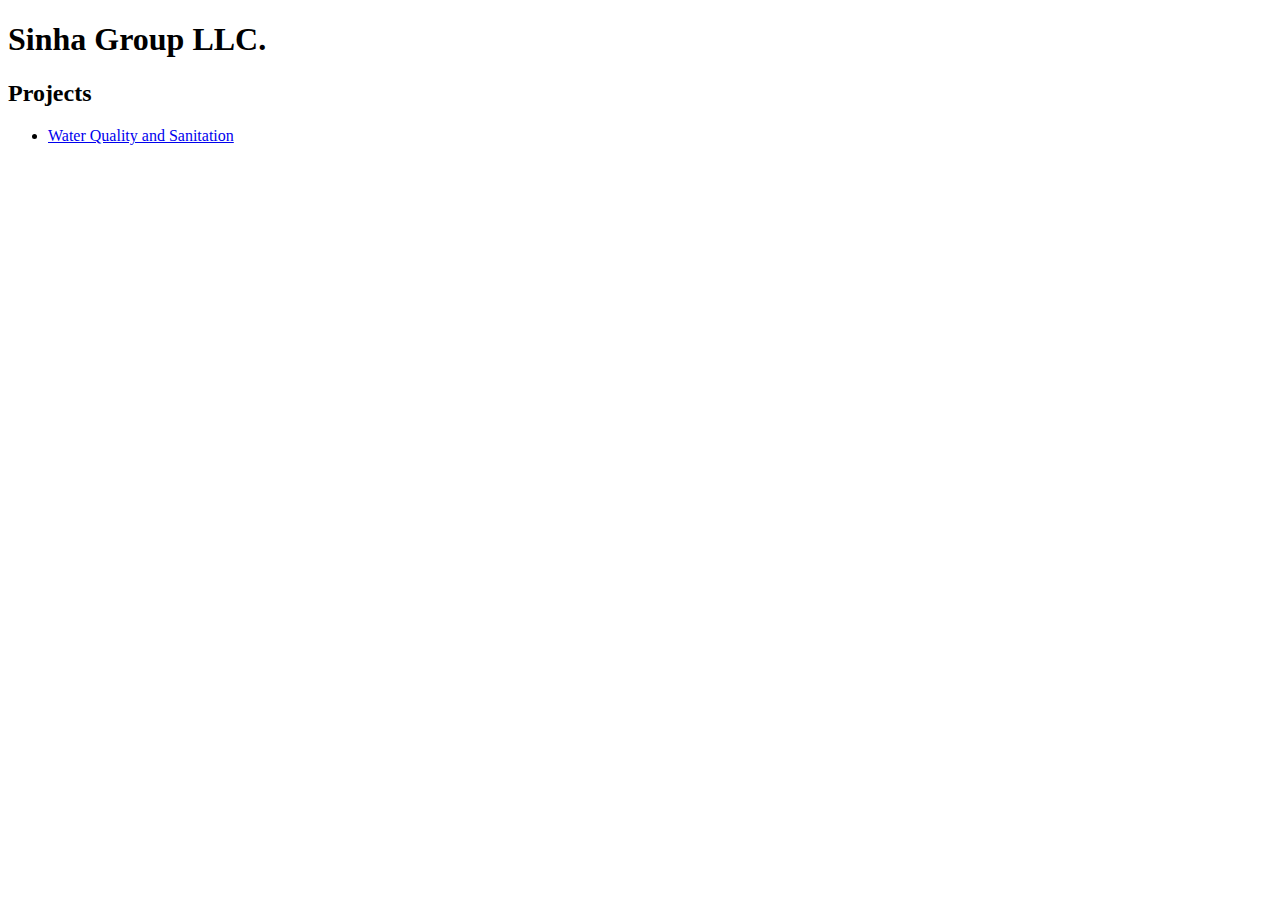
<file: index.html>
<!DOCTYPE html>
<html>
    <head>
    	<!-- Global site tag (gtag.js) - Google Analytics -->
		<script async src="https://www.googletagmanager.com/gtag/js?id=UA-132202843-1"></script>
		<script>
			window.dataLayer = window.dataLayer || [];
			function gtag(){dataLayer.push(arguments);}
			gtag('js', new Date());

			gtag('config', 'UA-132202843-1');
		</script>
        <meta charset="UTF-8">
        <meta lang="en">
        <title>Sinha Group LLC.</title>
    </head>
    <body>
        <h1>Sinha Group LLC.</h1>
        <h2>Projects</h2>
        <ul>
            <li>
                <a href="./water/index.html">Water Quality and Sanitation</a>
            </li>
        </ul>
    </body>
</html>
</file>
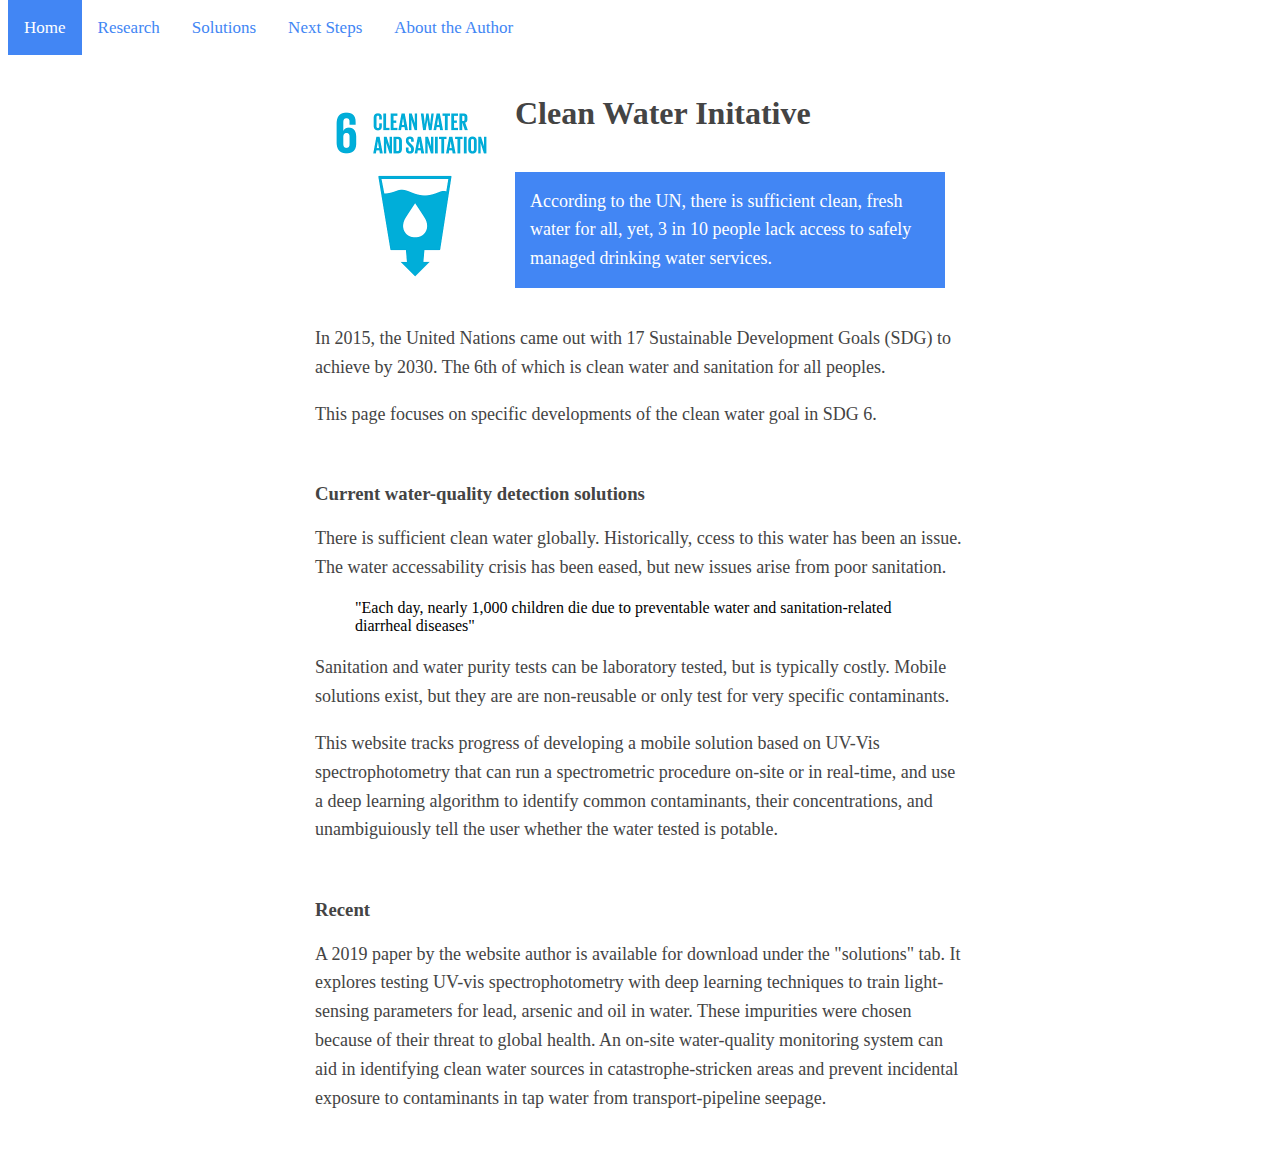
<file: water/index.html>
<!DOCTYPE html>
<html>
    <head>
    	<!-- Global site tag (gtag.js) - Google Analytics -->
		<script async src="https://www.googletagmanager.com/gtag/js?id=UA-132202843-1"></script>
		<script>
			window.dataLayer = window.dataLayer || [];
			function gtag(){dataLayer.push(arguments);}
			gtag('js', new Date());

			gtag('config', 'UA-132202843-1');
		</script>
        <meta charset="UTF-8">
        <meta lang="en">
        <title>Home - SDG Water Research</title>
        <link rel="stylesheet" href="water.css">
    </head>

    <body>
        <div class="topnav">
            <a class="active" href="#">Home</a>
            <a href="./research.html">Research</a>
            <a href="./solutions.html">Solutions</a>
            <a href="./next-steps.html">Next Steps</a>
            <a href="./about-the-author.html">About the Author</a>
        </div> 

        <div class="content">
            <img id="header-img"" src="./res/goal_6_icon_inverted.png" alt="UN Sustainable Development Goal #6: Clean Water and Sanitation">

            <h1>Clean Water Initative</h1>
            <p class="black-box">According to the UN, there is sufficient clean, fresh water for all, yet, 3 in 10 people lack access to safely managed drinking water services.</p>

            <p>In 2015, the United Nations came out with 17 Sustainable Development Goals (SDG) to achieve by 2030. The 6th of which is clean water and sanitation for all peoples.</p>
            <p>This page focuses on specific developments of the clean water goal in SDG 6.</p>
            
            </br>

            <h3>Current water-quality detection solutions</h3>
            <p>There is sufficient clean water globally. Historically, ccess to this water has been an issue. The water accessability crisis has been eased, but new issues arise from poor sanitation.</p>
            <blockquote cite="https://www.un.org/sustainabledevelopment/water-and-sanitation/">"Each day, nearly 1,000 children die due to preventable water and sanitation-related diarrheal diseases"</blockquote>
            <p>Sanitation and water purity tests can be laboratory tested, but is typically costly. Mobile solutions exist, but they are are non-reusable or only test for very specific contaminants.</p>
            <p>This website tracks progress of developing a mobile solution based on UV-Vis spectrophotometry that can run a spectrometric procedure on-site or in real-time, and use a deep learning algorithm to identify common contaminants, their concentrations, and unambiguiously tell the user whether the water tested is potable.</p>

            </br>

            <h3>Recent</h3>
            <p>A 2019 paper by the website author is available for download under the "solutions" tab. It explores testing UV-vis spectrophotometry with deep learning techniques to train light-sensing parameters for lead, arsenic and oil in water. These impurities were chosen because of their threat to global health. An on-site water-quality monitoring system can aid in identifying clean water sources in catastrophe-stricken areas and prevent incidental exposure to contaminants in tap water from transport-pipeline seepage. </p>
        </div>

    </body>
</html>
</file>
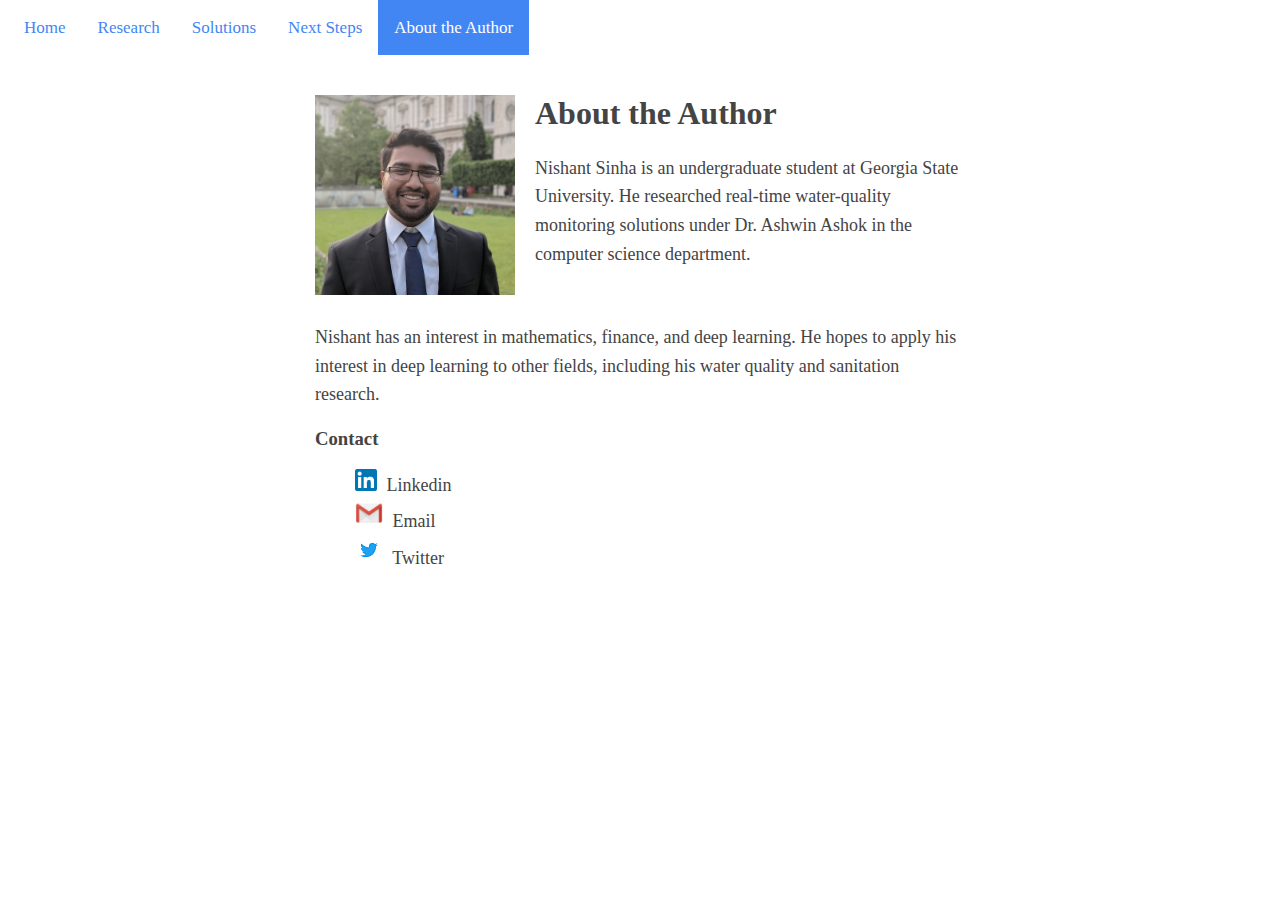
<file: water/about-the-author.html>
<!DOCTYPE html>
<html>
    <head>
    	<!-- Global site tag (gtag.js) - Google Analytics -->
		<script async src="https://www.googletagmanager.com/gtag/js?id=UA-132202843-1"></script>
		<script>
			window.dataLayer = window.dataLayer || [];
			function gtag(){dataLayer.push(arguments);}
			gtag('js', new Date());

			gtag('config', 'UA-132202843-1');
		</script>
        <meta charset="UTF-8">
        <meta lang="en">
        <title>About the Author - SDG Water Research</title>
        <link rel="stylesheet" href="water.css">
    </head>

    <body>
        <div class="topnav">
            <a href="./index.html">Home</a>
            <a href="./research.html">Research</a>
            <a href="./solutions.html">Solutions</a>
            <a href="./next-steps.html">Next Steps</a>
            <a class="active" href="./about-the-author.html">About the Author</a>
        </div> 

        <div class="content">
            <img id="header-img"" src="./res/nish.jpg" style="padding-right: 20px;" alt="Picture of Nishant Sinha">

            <h1>About the Author</h1>
            <p>Nishant Sinha is an undergraduate student at Georgia State University. He researched real-time water-quality monitoring solutions under Dr. Ashwin Ashok in the computer science department.</p>

            </br>

            <p>Nishant has an interest in mathematics, finance, and deep learning. He hopes to apply his interest in deep learning to other fields, including his water quality and sanitation research.</p>
            <div class="contact"">
                <h3>Contact</h3>
                <ul>
                    <li>
                        <img src="./res/In-2C-28px-TM.png" width="22px" height="22px" alt="Linkedin logo"/>
                        <a href="https://www.linkedin.com/in/nishnha/">Linkedin</a>
                    </li>
                    <li>
                        <img src="./res/logo_gmail_32px.png" width="28px" height="28px" alt="Gmail logo"/>
                        <a href="mailto: nishnha@gmail.com">Email</a>
                    </li>
                    <li>
                        <img src="./res/Twitter_Logo_Blue.png" width="28px" height="28px" alt="Twitter logo"/>
                        <a href="https://twitter.com/nishnha">Twitter</a>
                    </li>
                </ul>
                <p></p>
            </div>
        </div>

    </body>
</html>
</file>
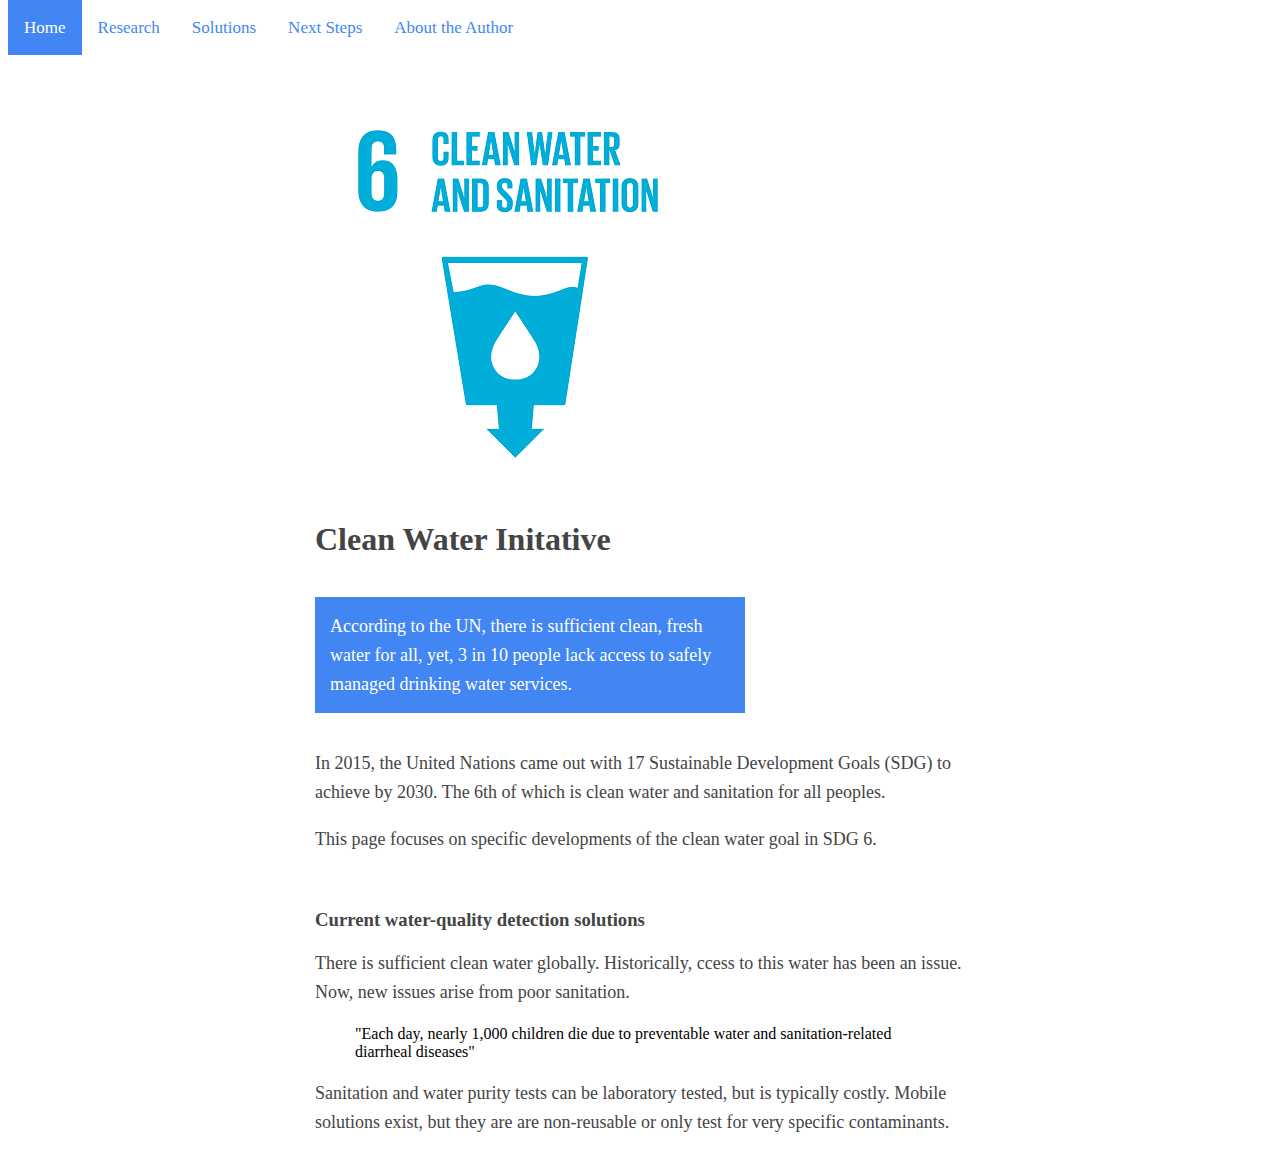
<file: water/home.html>
<!DOCTYPE html>
<html>
    <head>
    	<!-- Global site tag (gtag.js) - Google Analytics -->
		<script async src="https://www.googletagmanager.com/gtag/js?id=UA-132202843-1"></script>
		<script>
			window.dataLayer = window.dataLayer || [];
			function gtag(){dataLayer.push(arguments);}
			gtag('js', new Date());

			gtag('config', 'UA-132202843-1');
		</script>
        <meta charset="UTF-8">
        <meta lang="en">
        <title>Home - SDG Water Research</title>
        <link rel="stylesheet" href="water.css">
    </head>

    <body>
        <div class="topnav">
            <a class="active" href="#">Home</a>
            <a href="./research.html">Research</a>
            <a href="./solutions.html">Solutions</a>
            <a href="./next-steps.html">Next Steps</a>
            <a href="./about-the-author.html">About the Author</a>
        </div> 

        <div class="content">
            <img id="goal_6_logo"" src="./res/goal_6_icon_inverted.png" alt="UN Sustainable Development Goal #6: Clean Water and Sanitation">

            <h1>Clean Water Initative</h1>
            <p class="black-box">According to the UN, there is sufficient clean, fresh water for all, yet, 3 in 10 people lack access to safely managed drinking water services.</p>

            <p>In 2015, the United Nations came out with 17 Sustainable Development Goals (SDG) to achieve by 2030. The 6th of which is clean water and sanitation for all peoples.</p>
            <p>This page focuses on specific developments of the clean water goal in SDG 6.</p>
            
            </br>

            <h3>Current water-quality detection solutions</h3>
            <p>There is sufficient clean water globally. Historically, ccess to this water has been an issue. Now, new issues arise from poor sanitation.</p>
            <blockquote cite="https://www.un.org/sustainabledevelopment/water-and-sanitation/">"Each day, nearly 1,000 children die due to preventable water and sanitation-related diarrheal diseases"</blockquote>
            <p>Sanitation and water purity tests can be laboratory tested, but is typically costly. Mobile solutions exist, but they are are non-reusable or only test for very specific contaminants. </p>
        </div>

    </body>
</html>
</file>
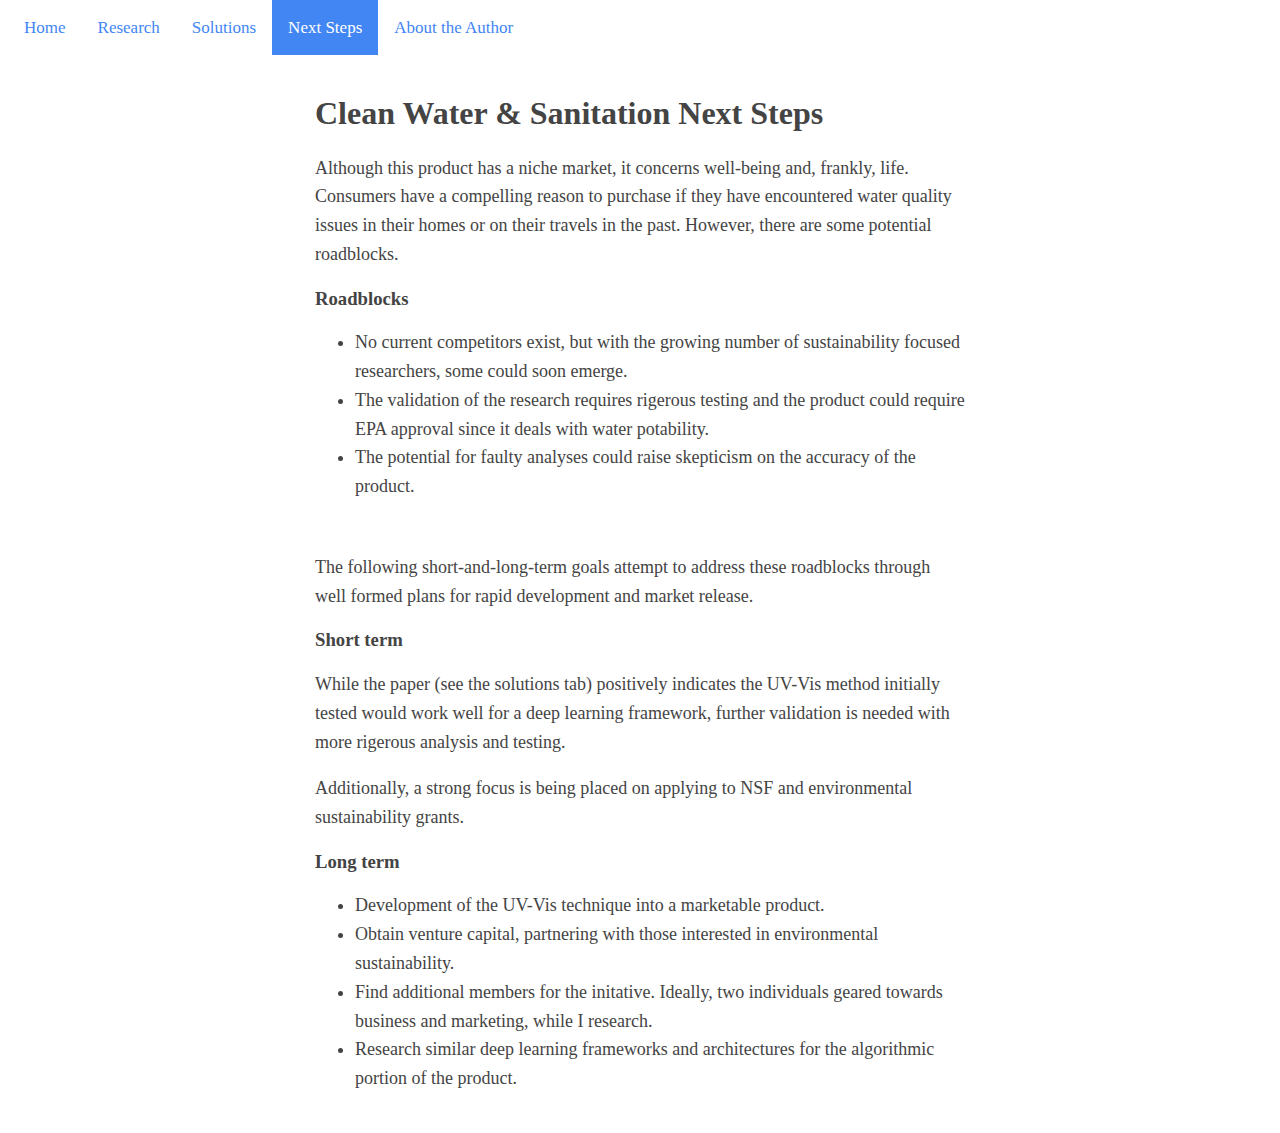
<file: water/next-steps.html>
<!DOCTYPE html>
<html>
    <head>
    	<!-- Global site tag (gtag.js) - Google Analytics -->
		<script async src="https://www.googletagmanager.com/gtag/js?id=UA-132202843-1"></script>
		<script>
			window.dataLayer = window.dataLayer || [];
			function gtag(){dataLayer.push(arguments);}
			gtag('js', new Date());

			gtag('config', 'UA-132202843-1');
		</script>
        <meta charset="UTF-8">
        <meta lang="en">
        <title>Next Steps - SDG Water Research</title>
        <link rel="stylesheet" href="water.css">
    </head>

    <body>
        <div class="topnav">
            <a href="./index.html">Home</a>
            <a href="./research.html">Research</a>
            <a href="./solutions.html">Solutions</a>
            <a class="active" href="#">Next Steps</a>
            <a href="./about-the-author.html">About the Author</a>
        </div> 

        <div class="content">
            <h1>Clean Water & Sanitation Next Steps</h1>
            <p>Although this product has a niche market, it concerns well-being and, frankly, life. Consumers have a compelling reason to purchase if they have encountered water quality issues in their homes or on their travels in the past. However, there are some potential roadblocks.</p>

            <h3>Roadblocks</h3>
            <ul>
                <li>No current competitors exist, but with the growing number of sustainability focused researchers, some could soon emerge.</li>
                <li>The validation of the research requires rigerous testing and the product could require EPA approval since it deals with water potability.</li>
                <li>The potential for faulty analyses could raise skepticism on the accuracy of the product.</li>
            </ul>

            </br>

            <p>The following short-and-long-term goals attempt to address these roadblocks through well formed plans for rapid development and market release.</p>

            <h3>Short term</h3>
            <p>While the paper (see the solutions tab) positively indicates the UV-Vis method initially tested would work well for a deep learning framework, further validation is needed with more rigerous analysis and testing.</p>
            <p>Additionally, a strong focus is being placed on applying to NSF and environmental sustainability grants.</p>

            <h3>Long term</h3>
            <ul>
                <li>Development of the UV-Vis technique into a marketable product.</li>
                <li>Obtain venture capital, partnering with those interested in environmental sustainability.</li>
                <li>Find additional members for the initative. Ideally, two individuals geared towards business and marketing, while I research.</li>
                <li>Research similar deep learning frameworks and architectures for the algorithmic portion of the product.</li>
            </ul>
        </div>

    </body>
</html>
</file>
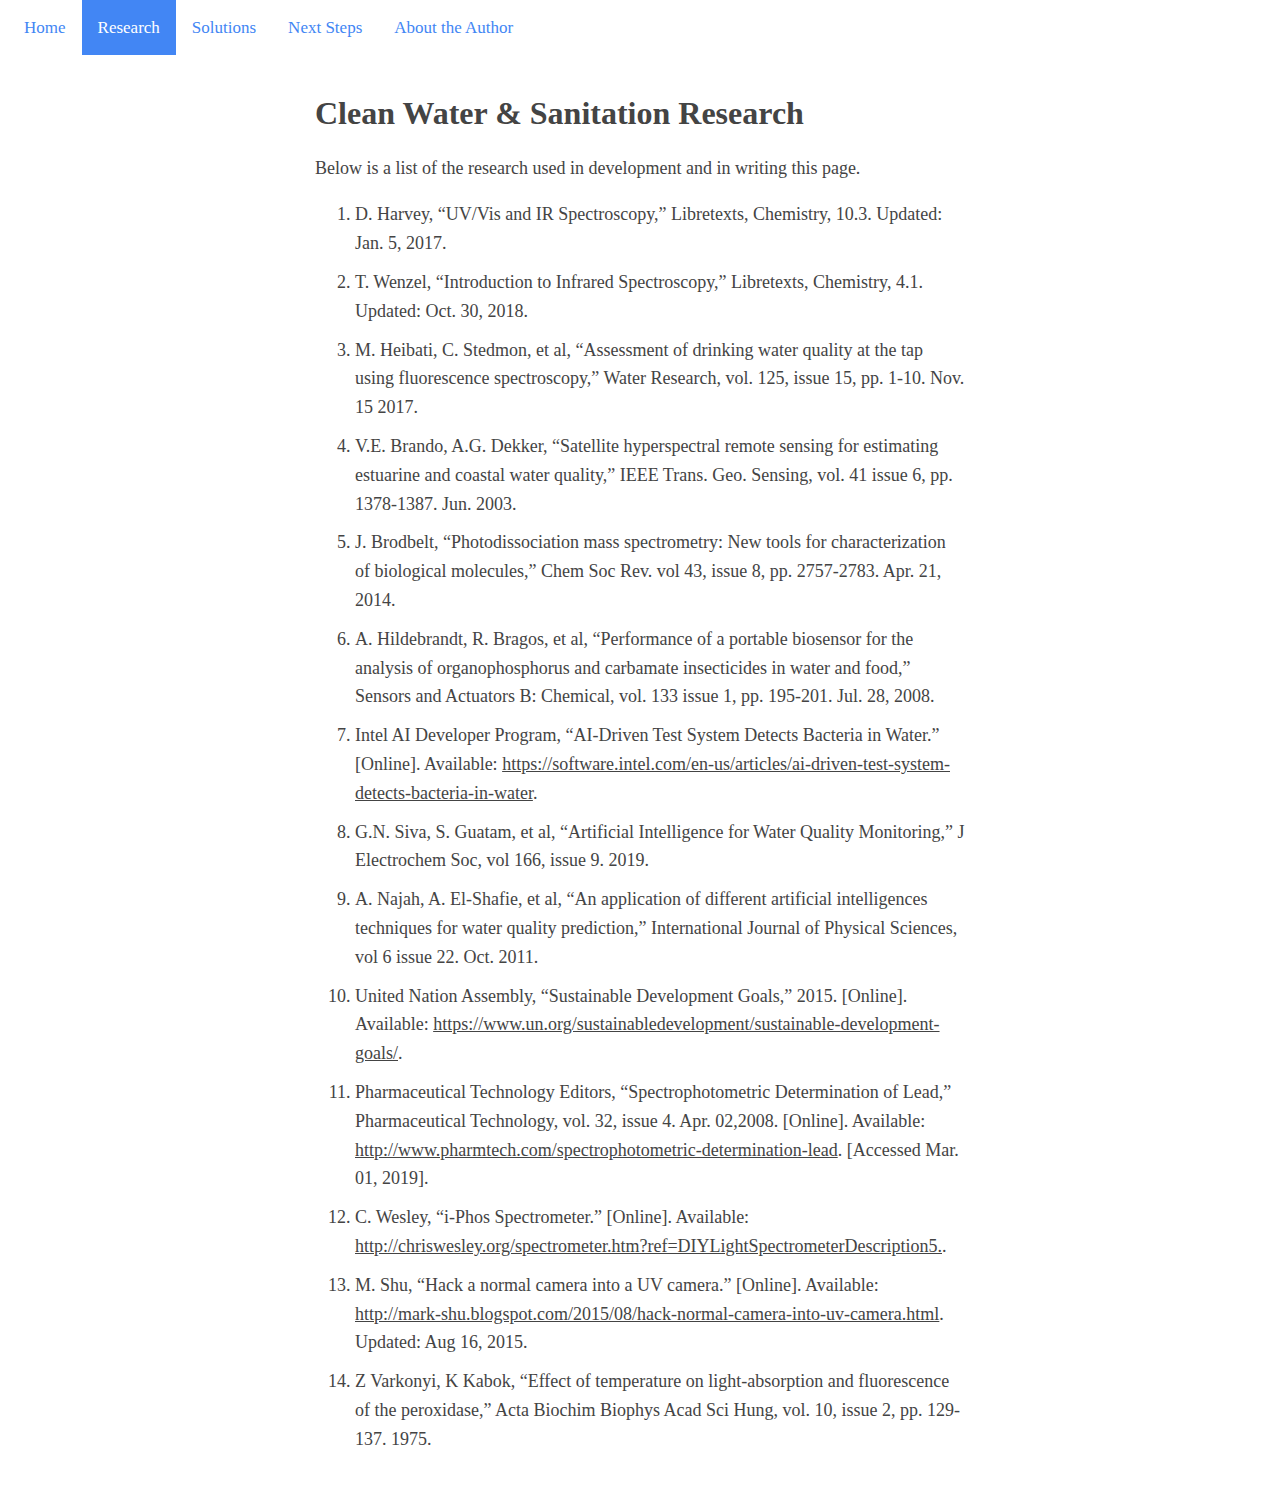
<file: water/research.html>
<!DOCTYPE html>
<html>
    <head>
    	<!-- Global site tag (gtag.js) - Google Analytics -->
		<script async src="https://www.googletagmanager.com/gtag/js?id=UA-132202843-1"></script>
		<script>
			window.dataLayer = window.dataLayer || [];
			function gtag(){dataLayer.push(arguments);}
			gtag('js', new Date());

			gtag('config', 'UA-132202843-1');
		</script>
        <meta charset="UTF-8">
        <meta lang="en">
        <title>Solutions - SDG Water Research</title>
        <link rel="stylesheet" href="water.css">
    </head>

    <body>
        <div class="topnav">
            <a href="./index.html">Home</a>
            <a class="active" href="#">Research</a>
            <a href="./solutions.html">Solutions</a>
            <a href="./next-steps.html">Next Steps</a>
            <a href="./about-the-author.html">About the Author</a>
        </div> 

        <div class="content">
            <h1>Clean Water & Sanitation Research</h1>
            <p>Below is a list of the research used in development and in writing this page.</p>
            <ol>
                <li>D. Harvey, “UV/Vis and IR Spectroscopy,” Libretexts, Chemistry, 10.3. Updated: Jan. 5, 2017.</li>
                <li>T. Wenzel, “Introduction to Infrared Spectroscopy,” Libretexts, Chemistry, 4.1. Updated: Oct. 30, 2018.</li>
                <li>M. Heibati, C. Stedmon, et al, “Assessment of drinking water quality at the tap using fluorescence spectroscopy,” Water Research, vol. 125, issue 15, pp. 1-10. Nov. 15 2017.</li>
                <li>V.E. Brando, A.G. Dekker, “Satellite hyperspectral remote sensing for estimating estuarine and coastal water quality,” IEEE Trans. Geo. Sensing, vol. 41 issue 6, pp. 1378-1387. Jun. 2003.</li>
                <li>J. Brodbelt, “Photodissociation mass spectrometry: New tools for characterization of biological molecules,” Chem Soc Rev. vol 43, issue 8, pp. 2757-2783. Apr. 21, 2014.</li>
                <li>A. Hildebrandt, R. Bragos, et al, “Performance of a portable biosensor for the analysis of organophosphorus and carbamate insecticides in water and food,” Sensors and Actuators B: Chemical, vol. 133 issue 1, pp. 195-201. Jul. 28, 2008.</li>
                <li>Intel AI Developer Program, “AI-Driven Test System Detects Bacteria in Water.” [Online]. Available: <a href="https://software.intel.com/en-us/articles/ai-driven-test-system-detects-bacteria-in-water">https://software.intel.com/en-us/articles/ai-driven-test-system-detects-bacteria-in-water</a>.</li>
                <li>G.N. Siva, S. Guatam, et al, “Artificial Intelligence for Water Quality Monitoring,” J Electrochem Soc, vol 166, issue 9. 2019.</li>
                <li>A. Najah, A. El-Shafie, et al, “An application of different artificial intelligences techniques for water quality prediction,” International Journal of Physical Sciences, vol 6 issue 22. Oct. 2011.</li>
                <li>United Nation Assembly, “Sustainable Development Goals,” 2015. [Online]. Available: <a href="https://www.un.org/sustainabledevelopment/sustainable-development-goals/">https://www.un.org/sustainabledevelopment/sustainable-development-goals/</a>.</li>
                <li>Pharmaceutical Technology Editors, “Spectrophotometric Determination of Lead,” Pharmaceutical Technology, vol. 32, issue 4. Apr. 02,2008. [Online]. Available: <a href="http://www.pharmtech.com/spectrophotometric-determination-lead">http://www.pharmtech.com/spectrophotometric-determination-lead</a>. [Accessed Mar. 01, 2019].</li>
                <li>C. Wesley, “i-Phos Spectrometer.” [Online]. Available: <a href="http://chriswesley.org/spectrometer.htm?ref=DIYLightSpectrometerDescription5.">http://chriswesley.org/spectrometer.htm?ref=DIYLightSpectrometerDescription5.</a>.</li>
                <li>M. Shu, “Hack a normal camera into a UV camera.” [Online]. Available: <a href="http://mark-shu.blogspot.com/2015/08/hack-normal-camera-into-uv-camera.html">http://mark-shu.blogspot.com/2015/08/hack-normal-camera-into-uv-camera.html</a>. Updated: Aug 16, 2015.</li>
                <li>Z Varkonyi, K Kabok, “Effect of temperature on light-absorption and fluorescence of the peroxidase,” Acta Biochim Biophys Acad Sci Hung, vol. 10, issue 2, pp. 129-137. 1975.</li>
            </ol>
        </div>

    </body>
</html>
</file>
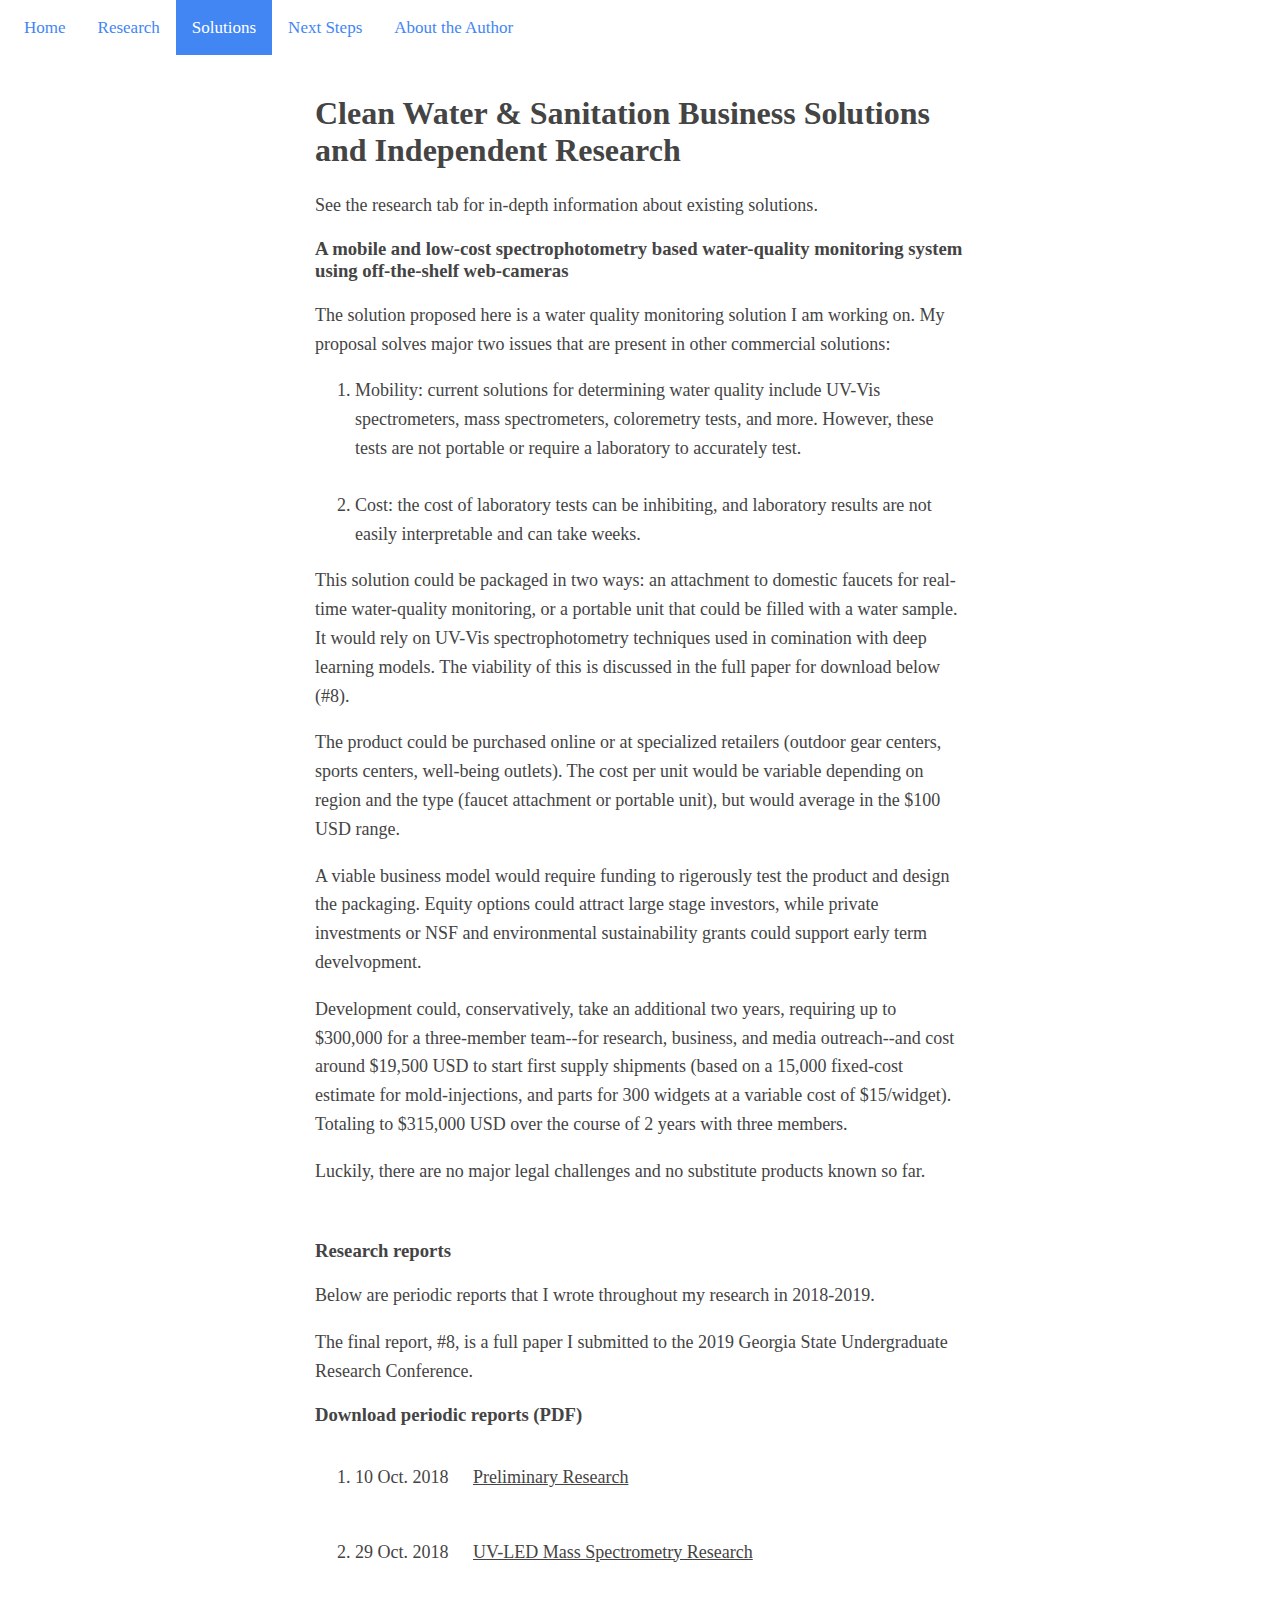
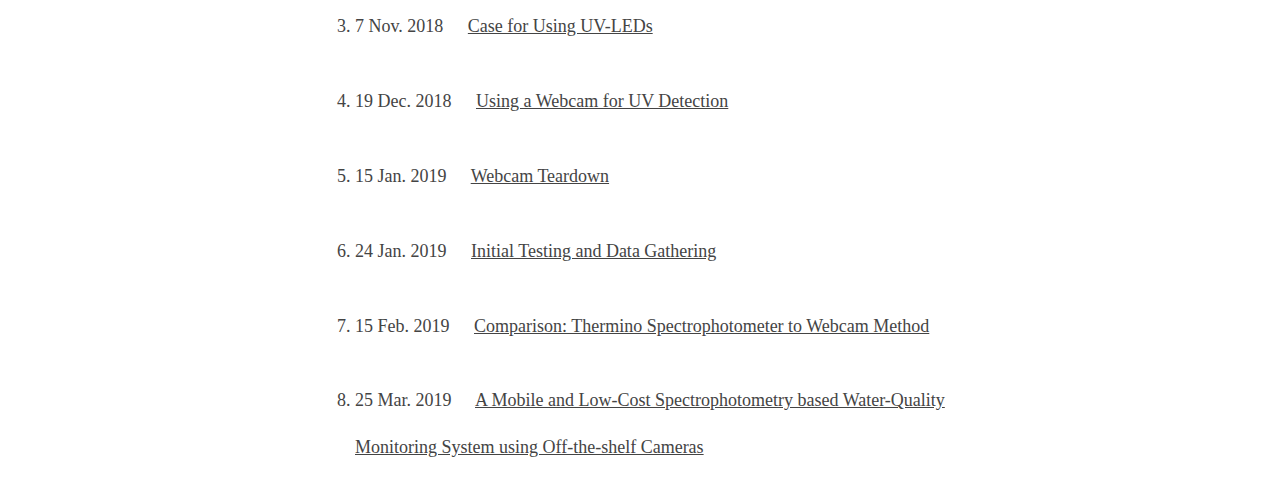
<file: water/solutions.html>
<!DOCTYPE html>
<html>
    <head>
    	<!-- Global site tag (gtag.js) - Google Analytics -->
		<script async src="https://www.googletagmanager.com/gtag/js?id=UA-132202843-1"></script>
		<script>
			window.dataLayer = window.dataLayer || [];
			function gtag(){dataLayer.push(arguments);}
			gtag('js', new Date());

			gtag('config', 'UA-132202843-1');
		</script>
        <meta charset="UTF-8">
        <meta lang="en">
        <title>Research - SDG Water Research</title>
        <link rel="stylesheet" href="water.css">
    </head>

    <body>
        <div class="topnav">
            <a href="./index.html">Home</a>
            <a href="./research.html" href="#">Research</a>
            <a class="active" href="#"">Solutions</a>
            <a href="./next-steps.html">Next Steps</a>
            <a href="./about-the-author.html">About the Author</a>
        </div> 

        <div class="content">
            <h1>Clean Water & Sanitation Business Solutions and Independent Research</h1>
            <p>See the research tab for in-depth information about existing solutions.</p>

            <h3>A mobile and low-cost spectrophotometry based water-quality monitoring system using off-the-shelf web-cameras</h3>
            <p>The solution proposed here is a water quality monitoring solution I am working on. My proposal solves major two issues that are present in other commercial solutions:</p>
            <ol>
                <li>
                    Mobility: current solutions for determining water quality include UV-Vis spectrometers, mass spectrometers, coloremetry tests, and more. However, these tests are not portable or require a laboratory to accurately test.
                </li>

                </br>

                <li>
                    Cost: the cost of laboratory tests can be inhibiting, and laboratory results are not easily interpretable and can take weeks.
                </li>
            </ol>
            <p>This solution could be packaged in two ways: an attachment to domestic faucets for real-time water-quality monitoring, or a portable unit that could be filled with a water sample. It would rely on UV-Vis spectrophotometry techniques used in comination with deep learning models. The viability of this is discussed in the full paper for download below (#8).</p>
            <p>The product could be purchased online or at specialized retailers (outdoor gear centers, sports centers, well-being outlets). The cost per unit would be variable depending on region and the type (faucet attachment or portable unit), but would average in the $100 USD range.</p>
            <p>A viable business model would require funding to rigerously test the product and design the packaging. Equity options could attract large stage investors, while private investments or NSF and environmental sustainability grants could support early term develvopment.</p>
            <p>Development could, conservatively, take an additional two years, requiring up to $300,000 for a three-member team--for research, business, and media outreach--and cost around $19,500 USD to start first supply shipments (based on a 15,000 fixed-cost estimate for mold-injections, and parts for 300 widgets at a variable cost of $15/widget). Totaling to $315,000 USD over the course of 2 years with three members.</p>
            <p>Luckily, there are no major legal challenges and no substitute products known so far.</p>

            </br>

            <h3>Research reports</h3>
            <p>Below are periodic reports that I wrote throughout my research in 2018-2019.</p>
            <p>The final report, #8, is a full paper I submitted to the 2019 Georgia State Undergraduate Research Conference.</p>

            <h3>Download periodic reports (PDF)</h3>
            <ol>
                <li>
                    <p>10 Oct. 2018</p>
                    <a href="https://github.com/sinha-group/sinha-group.github.io/raw/master/water/files/Underwater%20sensing%20preliminary%20research.pdf">Preliminary Research</a>
                </li>
                <li>
                    <p>29 Oct. 2018</p>
                    <a href="https://github.com/sinha-group/sinha-group.github.io/raw/master/water/files/UV-LED%20Research.pdf">UV-LED Mass Spectrometry Research</a>
                </li>
                <li>
                    <p>7 Nov. 2018</p>
                    <a href="https://github.com/sinha-group/sinha-group.github.io/raw/master/water/files/On%20Using%20UV-LEDs.pdf">Case for Using UV-LEDs</a>
                </li>
                <li>
                    <p>19 Dec. 2018</p>
                    <a href="https://github.com/sinha-group/sinha-group.github.io/raw/master/water/files/UV%20Detection%20via%20Webcams.pdf">Using a Webcam for UV Detection</a>
                </li>
                <li>
                    <p>15 Jan. 2019</p>
                    <a href="https://github.com/sinha-group/sinha-group.github.io/raw/master/water/files/Webcam%20Teardown.pdf">Webcam Teardown</a>
                </li>
                <li>
                    <p>24 Jan. 2019</p>
                    <a href="https://github.com/sinha-group/sinha-group.github.io/raw/master/water/files/Initial%20testing%20and%20data%20gathering.pdf">Initial Testing and Data Gathering</a>
                </li>
                <li>
                    <p>15 Feb. 2019</p>
                    <a href="https://github.com/sinha-group/sinha-group.github.io/raw/master/water/files/Water%20sample%20comparison%20thermino%20spectrometer%20and%20webcam.pdf">Comparison: Thermino Spectrophotometer to Webcam Method</a>
                </li>
                <li>
                    <p>25 Mar. 2019</p>
                    <a href="https://github.com/sinha-group/sinha-group.github.io/raw/master/water/files/A%20Mobile%20and%20Low-Cost%20Spectrophotometry%20based%20Water-Quality%20Monitoring%20System%20using%20Off-the-shelf%20Cameras.pdf">A Mobile and Low-Cost Spectrophotometry based Water-Quality Monitoring System using Off-the-shelf Cameras</a>
                </li>
            </ol>
        </div>

    </body>
</html>
</file>
<file: water/water.css>
body {
  margin-top: 0;
}

.topnav {
  overflow: hidden;
}

.topnav a {
  float: left;
  color: #4286f4;
  text-align: center;
  padding: 14px 16px;
  text-decoration: none;
  font-size: 17px;
}

.topnav a:hover {
  background-color: #ddd;
}

.topnav a.active {
  background-color: #4286f4;
  color: white;
}

.content {
  margin: 40px auto;
  width: 650px;
}

.black-box {
  color: white;
  background-color: #4286f4;
  padding: 15px;
  display: inline-block;
  width: 400px;
}

#header-img {
  width: 200px;
  height: 200px;
  float: left;
}

h1, h2, h3, h4, h5, h6 {
  color: #444;
}

p, a, li {
  color: #444;
  line-height: 1.6;
  font-size: 18px;
}

li > p {
  display: inline-block;
  padding-right: 20px;
}

.contact li {
  list-style: none;
}

.contact a {
  text-decoration: none;
}

.contact img {
  padding-right: 5px;
}

ol > li {
  margin-bottom: 10px;
}
</file>
